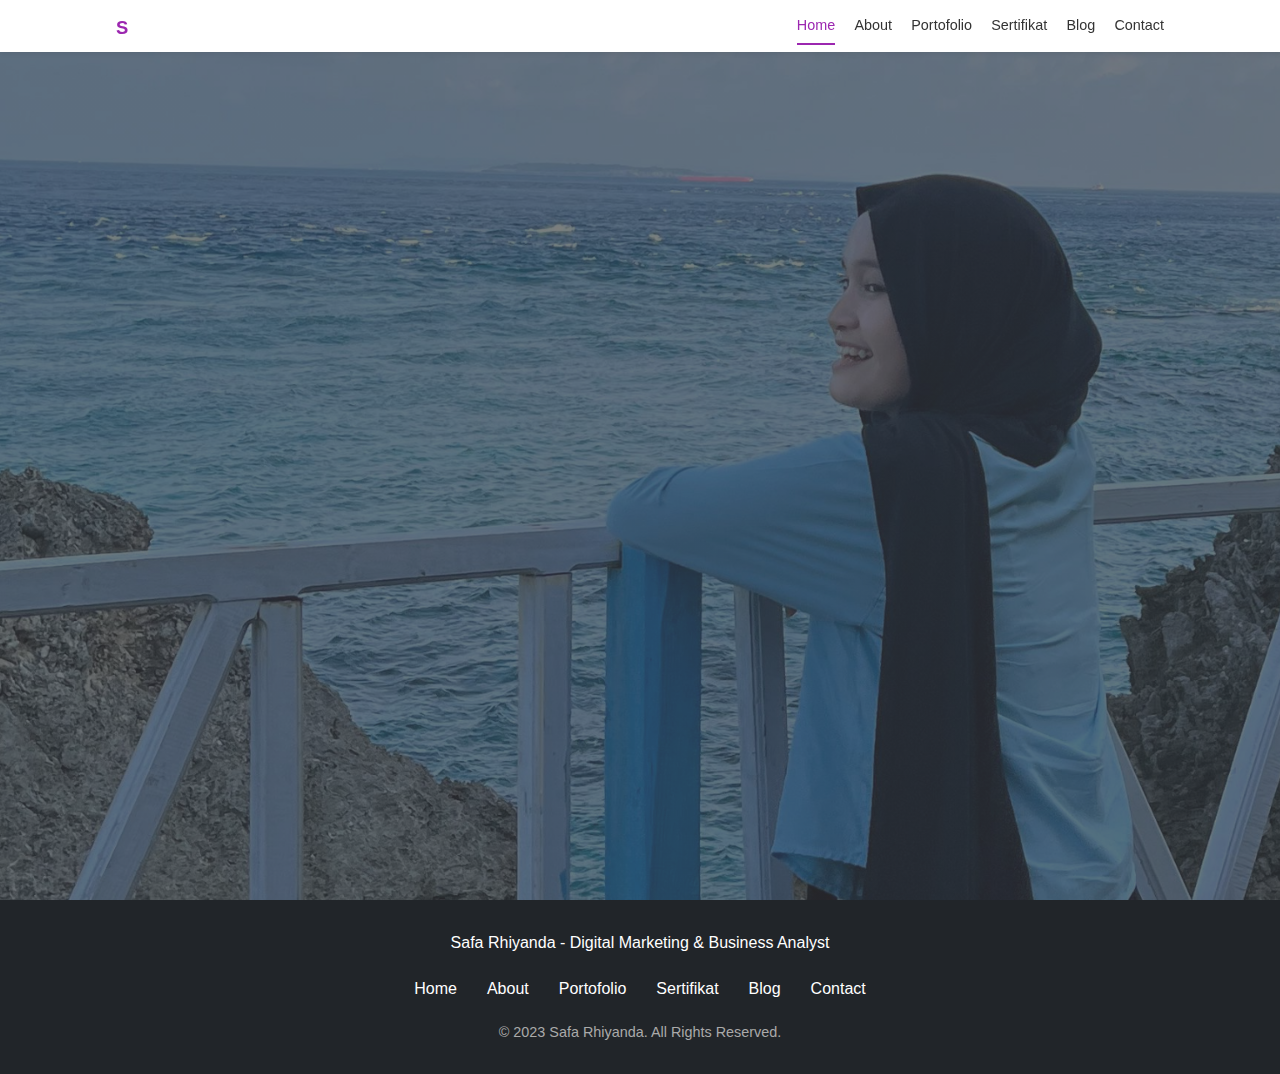
<file: index.html>
<!DOCTYPE html>
<html lang="id">
<head>
    <meta charset="UTF-8">
    <meta name="viewport" content="width=device-width, initial-scale=1.0">
    <title>Safa_Rhiyanda - Digital Marketing</title>
    <link rel="stylesheet" href="style.css">
    <link rel="shortcut icon" href="img/favicon.png" type="image/x-icon">
</head>
<body>
    <header>
        <div class="container nav-container">
            <div>
                <a href="index.html" class="logo">S</a>
                <span class="email"></span>
            </div>
            
            <div class="menu-toggle">
                <span class="bar"></span>
                <span class="bar"></span>
                <span class="bar"></span>
            </div>
            
            <nav>
                <ul>
                    <li><a href="index.html" class="active">Home</a></li>
                    <li><a href="about.html">About</a></li>
                    <li><a href="portofolio.html">Portofolio</a></li>
                    <li><a href="sertifikat.html">Sertifikat</a></li>
                    <li><a href="blog.html">Blog</a></li>
                    <li><a href="contact.html">Contact</a></li>
                </ul>
            </nav>
        </div>
    </header>
    
    <main>
        <!-- Home Section -->
        <section id="home">
            <div class="container">
                <h1>Hi!</h1>
                <h2>I'm Safa Rhiyanda</h2>
                <p>Saya seorang yang antusias dalam pemasaran digital dan memiliki semangat tinggi dalam mengembangkan bisnis. Saya senang merancang strategi dan mendorong pertumbuhan bisnis di dunia digital.</p>
                <a href="contact.html" class="btn">Say Hello!</a>
            </div>
        </section>
    </main>

    <footer>
        <div class="container">
            <div class="footer-content">
                <p>Safa Rhiyanda - Digital Marketing & Business Analyst</p>
            </div>
            <div class="footer-links">
                <a href="index.html">Home</a>
                <a href="about.html">About</a>
                <a href="portfolio.html">Portofolio</a>
                <a href="sertifikat.html">Sertifikat</a>
                <a href="blog.html">Blog</a>
                <a href="contact.html">Contact</a>
            </div>
            <div class="copyright">
                &copy; 2023 Safa Rhiyanda. All Rights Reserved.
            </div>
        </div>
    </footer>

    <!-- Font Awesome untuk icon -->
    <link rel="stylesheet" href="https://cdnjs.cloudflare.com/ajax/libs/font-awesome/6.0.0-beta3/css/all.min.css">
    
    <!-- JavaScript -->
    <script>
        // Menu toggle untuk mobile
        document.querySelector('.menu-toggle').addEventListener('click', function() {
            document.querySelector('nav ul').classList.toggle('active');
        });
    </script>
</body>
</html>
</file>
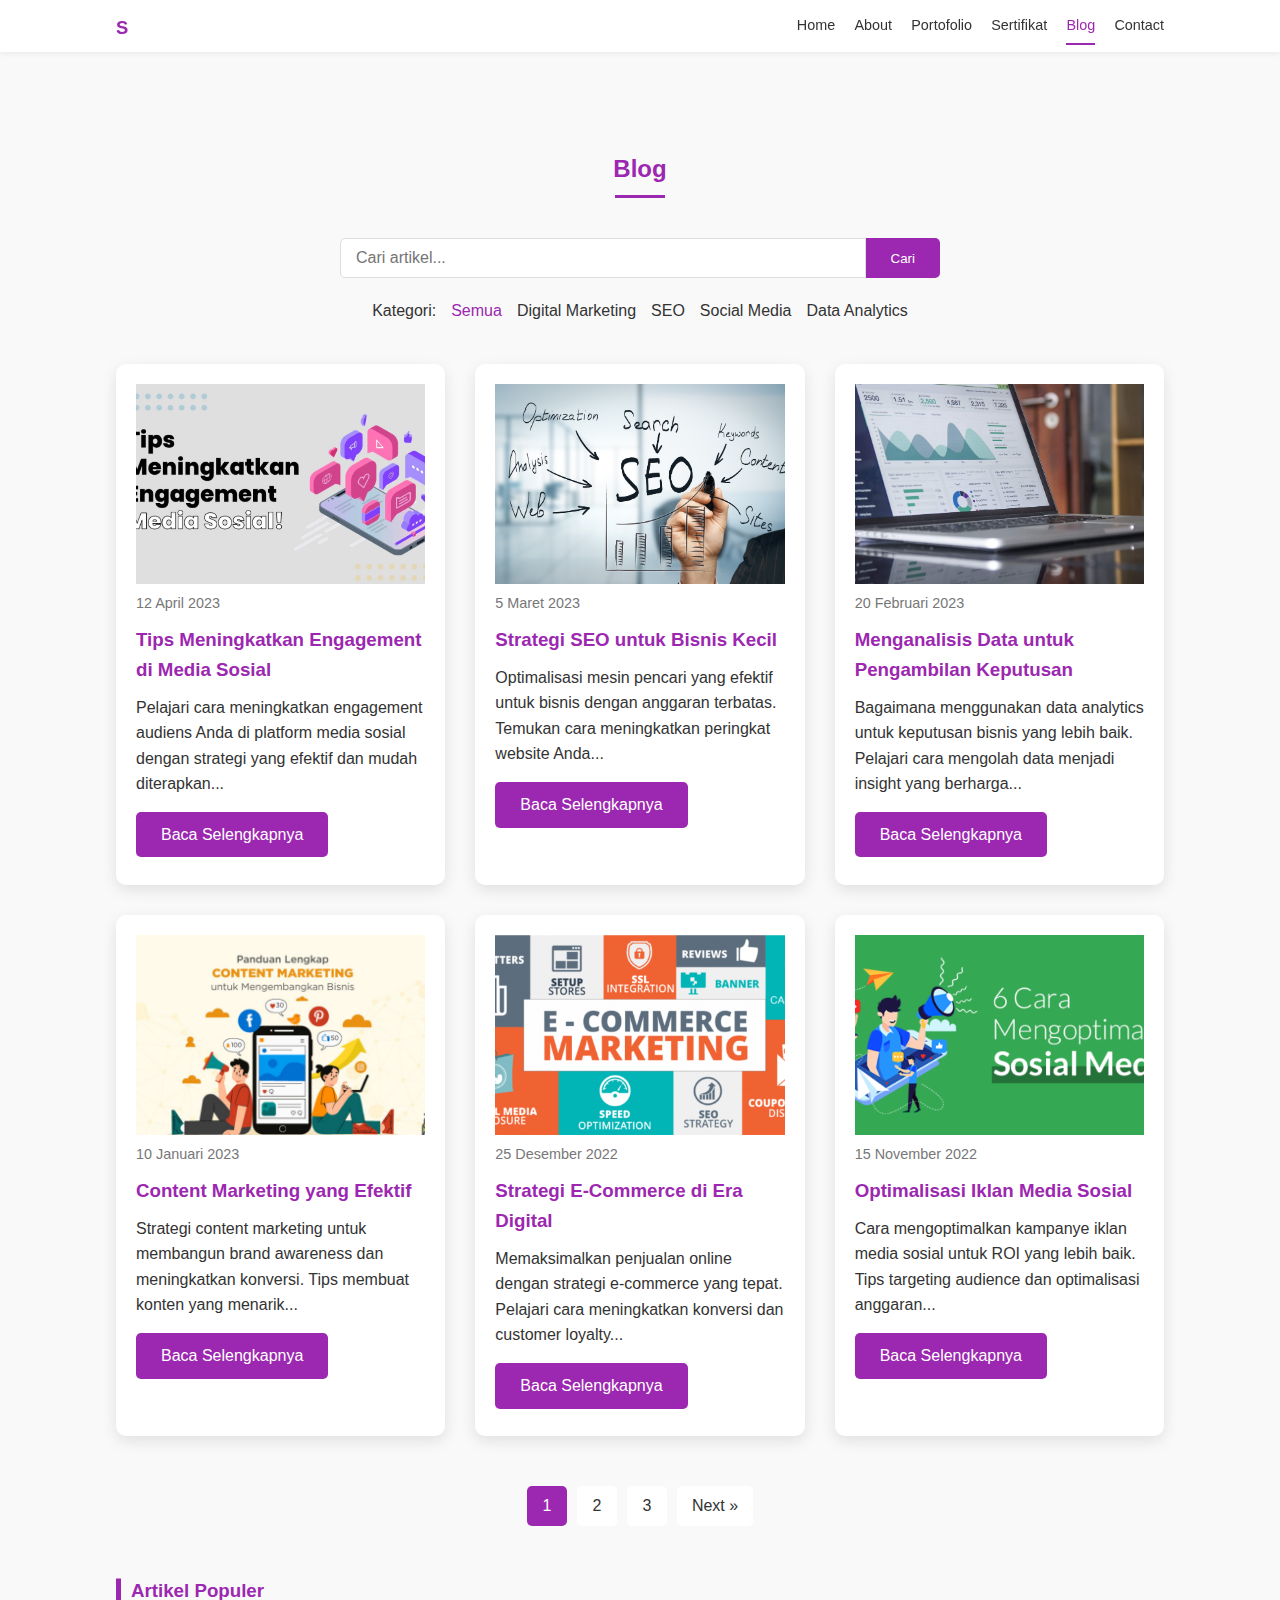
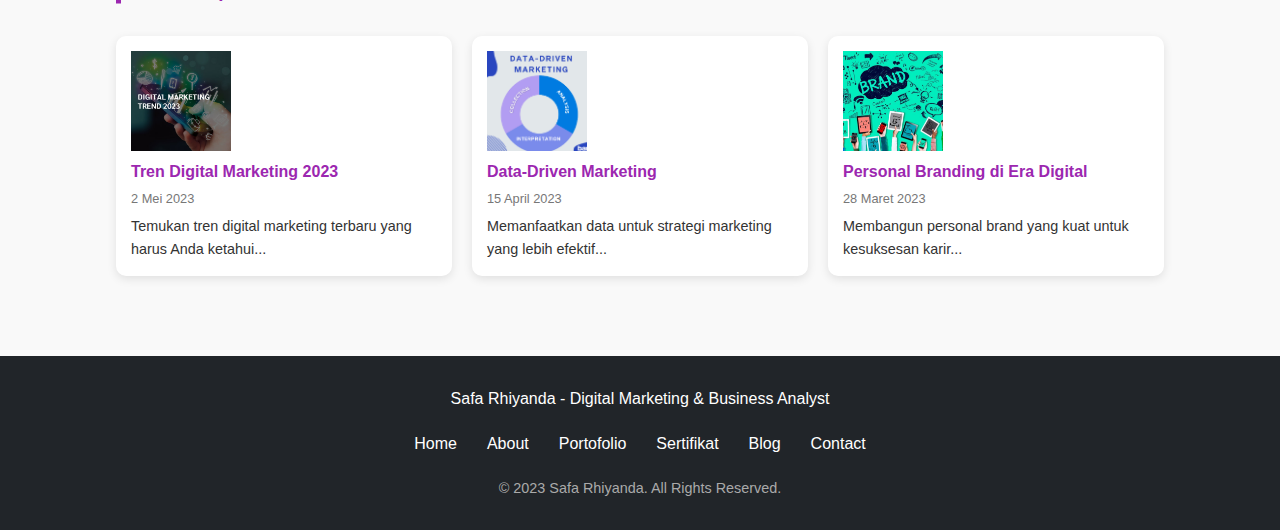
<file: blog.html>
<!DOCTYPE html>
<html lang="id">
<head>
    <meta charset="UTF-8">
    <meta name="viewport" content="width=device-width, initial-scale=1.0">
    <title>Blog - Safa_Rhiyanda</title>
    <link rel="stylesheet" href="style.css">
    <link rel="shortcut icon" href="img/favicon.png" type="image/x-icon">
</head>
<body>
    <header>
        <div class="container nav-container">
            <div>
                <a href="index.html" class="logo">S</a>
                <span class="email"></span>
            </div>
            
            <div class="menu-toggle">
                <span class="bar"></span>
                <span class="bar"></span>
                <span class="bar"></span>
            </div>
            
            <nav>
                <ul>
                    <li><a href="index.html">Home</a></li>
                    <li><a href="about.html">About</a></li>
                    <li><a href="portofolio.html">Portofolio</a></li>
                    <li><a href="sertifikat.html">Sertifikat</a></li>
                    <li><a href="blog.html" class="active">Blog</a></li>
                    <li><a href="contact.html">Contact</a></li>
                </ul>
            </nav>
        </div>
    </header>
    
    <main>
        <!-- Blog Section -->
        <section id="blog" class="page-section">
            <div class="container">
                <h2 class="section-title">Blog</h2>
                
                <div class="blog-search-container">
                    <form class="blog-search">
                        <input type="text" placeholder="Cari artikel...">
                        <button type="submit" class="btn">Cari</button>
                    </form>
                    <div class="blog-categories">
                        <span>Kategori:</span>
                        <a href="#" class="active">Semua</a>
                        <a href="#">Digital Marketing</a>
                        <a href="#">SEO</a>
                        <a href="#">Social Media</a>
                        <a href="#">Data Analytics</a>
                    </div>
                </div>
                
                <div class="blog-grid">
                    <div class="blog-item">
                        <div class="blog-content">
                            <img src="img/blog 1.png" alt="Tips Meningkatkan Engagement di Media Sosial">
                            <div class="blog-date">12 April 2023</div>
                            <h3>Tips Meningkatkan Engagement di Media Sosial</h3>
                            <p>Pelajari cara meningkatkan engagement audiens Anda di platform media sosial dengan strategi yang efektif dan mudah diterapkan...</p>
                            <a href="blog-single.html" class="btn">Baca Selengkapnya</a>
                        </div>
                    </div>
                    <div class="blog-item">
                        <div class="blog-content">
                            <img src="img/blog 2.png" alt="Strategi SEO untuk Bisnis Kecil">
                            <div class="blog-date">5 Maret 2023</div>
                            <h3>Strategi SEO untuk Bisnis Kecil</h3>
                            <p>Optimalisasi mesin pencari yang efektif untuk bisnis dengan anggaran terbatas. Temukan cara meningkatkan peringkat website Anda...</p>
                            <a href="blog-single.html" class="btn">Baca Selengkapnya</a>
                        </div>
                    </div>
                    <div class="blog-item">
                        <div class="blog-content">
                            <img src="img/blog 3.png" alt="Menganalisis Data untuk Pengambilan Keputusan">
                            <div class="blog-date">20 Februari 2023</div>
                            <h3>Menganalisis Data untuk Pengambilan Keputusan</h3>
                            <p>Bagaimana menggunakan data analytics untuk keputusan bisnis yang lebih baik. Pelajari cara mengolah data menjadi insight yang berharga...</p>
                            <a href="blog-single.html" class="btn">Baca Selengkapnya</a>
                        </div>
                    </div>
                    <div class="blog-item">
                        <div class="blog-content">
                            <img src="img/blog 4.png" alt="Content Marketing yang Efektif">
                            <div class="blog-date">10 Januari 2023</div>
                            <h3>Content Marketing yang Efektif</h3>
                            <p>Strategi content marketing untuk membangun brand awareness dan meningkatkan konversi. Tips membuat konten yang menarik...</p>
                            <a href="blog-single.html" class="btn">Baca Selengkapnya</a>
                        </div>
                    </div>
                    <div class="blog-item">
                        <div class="blog-content">
                            <img src="img/blog 5.png" alt="Strategi E-Commerce di Era Digital">
                            <div class="blog-date">25 Desember 2022</div>
                            <h3>Strategi E-Commerce di Era Digital</h3>
                            <p>Memaksimalkan penjualan online dengan strategi e-commerce yang tepat. Pelajari cara meningkatkan konversi dan customer loyalty...</p>
                            <a href="blog-single.html" class="btn">Baca Selengkapnya</a>
                        </div>
                    </div>
                    <div class="blog-item">
                        <div class="blog-content">
                            <img src="img/blog 6.png" alt="Optimalisasi Iklan Media Sosial">
                            <div class="blog-date">15 November 2022</div>
                            <h3>Optimalisasi Iklan Media Sosial</h3>
                            <p>Cara mengoptimalkan kampanye iklan media sosial untuk ROI yang lebih baik. Tips targeting audience dan optimalisasi anggaran...</p>
                            <a href="blog-single.html" class="btn">Baca Selengkapnya</a>
                        </div>
                    </div>
                </div>
                
                <div class="pagination">
                    <a href="#" class="active">1</a>
                    <a href="#">2</a>
                    <a href="#">3</a>
                    <a href="#" class="next">Next &raquo;</a>
                </div>
                
                <!-- Popular Posts -->
                <div class="popular-posts">
                    <h3 class="sub-section-title">Artikel Populer</h3>
                    <div class="popular-posts-grid">
                        <div class="popular-post">
                            <div class="popular-post-content">
                                 <img src="img/blog 7.png" alt="Tren Digital Marketing 2023">
                                <h4>Tren Digital Marketing 2023</h4>
                                <div class="popular-post-date">2 Mei 2023</div>
                                <p>Temukan tren digital marketing terbaru yang harus Anda ketahui...</p>
                            </div>
                        </div>
                        <div class="popular-post">
                            <div class="popular-post-content">
                                 <img src="img/blog 8.png" alt="Data-Driven Marketing">
                                <h4>Data-Driven Marketing</h4>
                                <div class="popular-post-date">15 April 2023</div>
                                <p>Memanfaatkan data untuk strategi marketing yang lebih efektif...</p>
                            </div>
                        </div>
                        <div class="popular-post">
                            <div class="popular-post-content">
                                 <img src="img/blog 9.png" alt="Personal Branding di Era Digital">
                                <h4>Personal Branding di Era Digital</h4>
                                <div class="popular-post-date">28 Maret 2023</div>
                                <p>Membangun personal brand yang kuat untuk kesuksesan karir...</p>
                            </div>
                        </div>
                    </div>
                </div>
            </div>
        </section>
    </main>

    <footer>
        <div class="container">
            <div class="footer-content">
                <p>Safa Rhiyanda - Digital Marketing & Business Analyst</p>
            </div>
            <div class="footer-links">
                <a href="index.html">Home</a>
                <a href="about.html">About</a>
                <a href="portfolio.html">Portofolio</a>
                <a href="sertifikat.html">Sertifikat</a>
                <a href="blog.html">Blog</a>
                <a href="contact.html">Contact</a>
            </div>
            <div class="copyright">
                &copy; 2023 Safa Rhiyanda. All Rights Reserved.
            </div>
        </div>
    </footer>

    <!-- Font Awesome untuk icon -->
    <link rel="stylesheet" href="https://cdnjs.cloudflare.com/ajax/libs/font-awesome/6.0.0-beta3/css/all.min.css">
    
    <!-- JavaScript -->
    <script>
        // Menu toggle untuk mobile
        document.querySelector('.menu-toggle').addEventListener('click', function() {
            document.querySelector('nav ul').classList.toggle('active');
        });

        // Blog category filter
        const categoryLinks = document.querySelectorAll('.blog-categories a');
        
        categoryLinks.forEach(link => {
            link.addEventListener('click', function(e) {
                e.preventDefault();
                
                // Remove active class from all links
                categoryLinks.forEach(item => item.classList.remove('active'));
                
                // Add active class to clicked link
                this.classList.add('active');
                
                // Here you would normally add filter functionality
                // For a real implementation, this would filter blog posts by category
            });
        });
    </script>
</body>
</html>
</file>
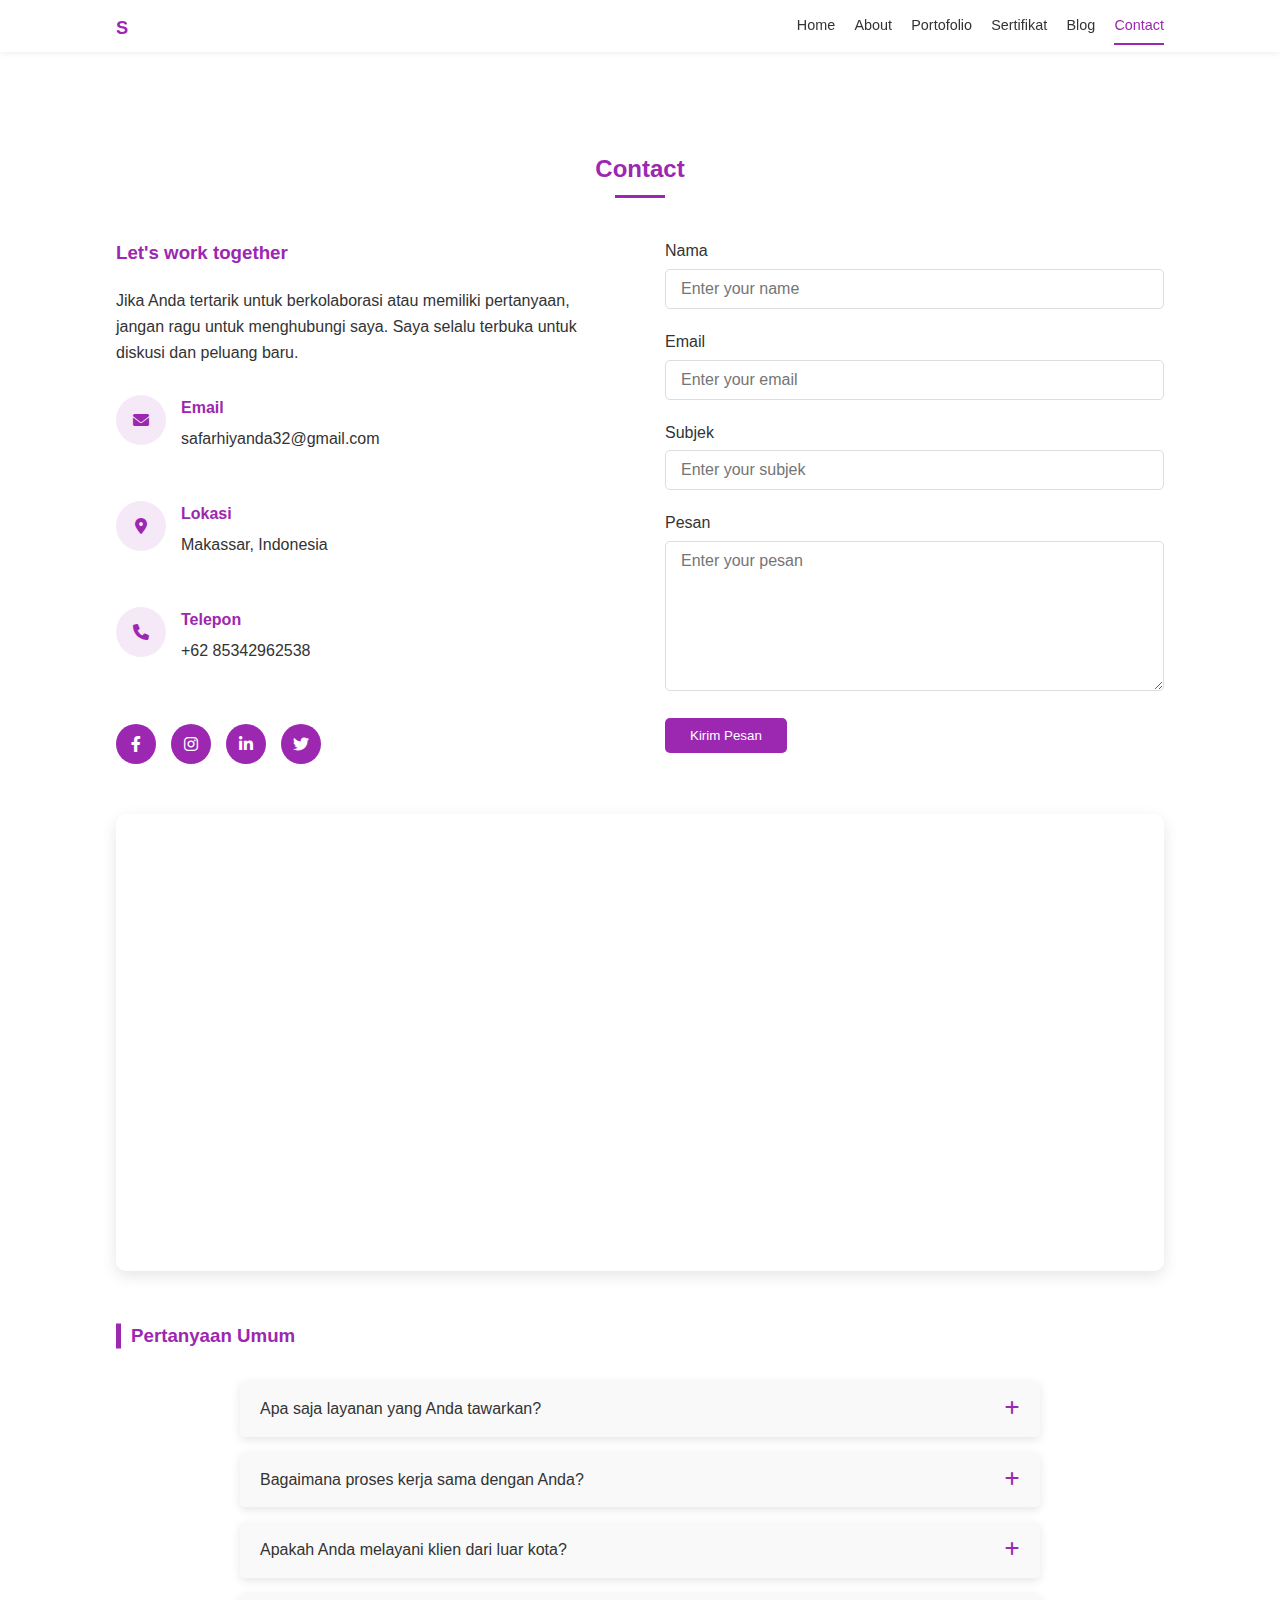
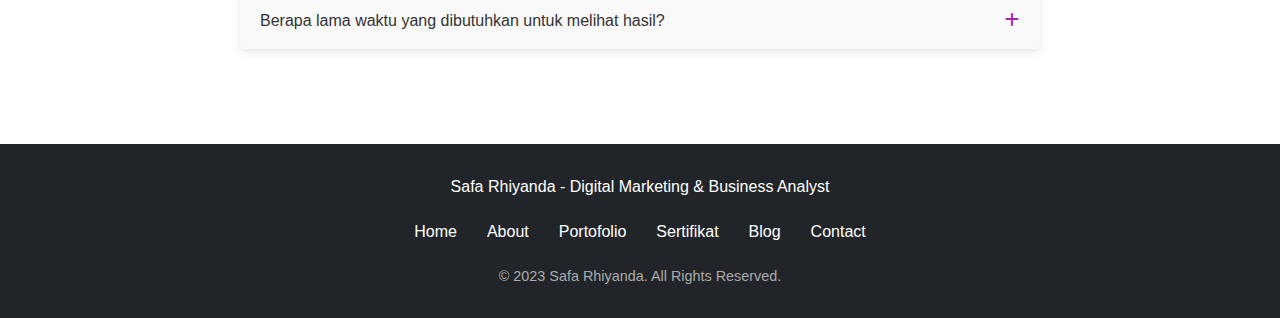
<file: contact.html>
<!DOCTYPE html>
<html lang="id">
<head>
    <meta charset="UTF-8">
    <meta name="viewport" content="width=device-width, initial-scale=1.0">
    <title>Contact - Safa_Rhiyanda</title>
    <link rel="stylesheet" href="style.css">
    <link rel="shortcut icon" href="img/favicon.png" type="image/x-icon">
</head>
<body>
    <header>
        <div class="container nav-container">
            <div>
                <a href="index.html" class="logo">S</a>
                <span class="email"></span>
            </div>
            
            <div class="menu-toggle">
                <span class="bar"></span>
                <span class="bar"></span>
                <span class="bar"></span>
            </div>
            
            <nav>
                <ul>
                    <li><a href="index.html">Home</a></li>
                    <li><a href="about.html">About</a></li>
                    <li><a href="portofolio.html">Portofolio</a></li>
                    <li><a href="sertifikat.html">Sertifikat</a></li>
                    <li><a href="blog.html">Blog</a></li>
                    <li><a href="contact.html" class="active">Contact</a></li>
                </ul>
            </nav>
        </div>
    </header>
    
    <main>
        <!-- Contact Section -->
        <section id="contact" class="page-section">
            <div class="container">
                <h2 class="section-title">Contact</h2>
                
                <div class="contact-container">
                    <div class="contact-info">
                        <h3>Let's work together</h3>
                        <p>Jika Anda tertarik untuk berkolaborasi atau memiliki pertanyaan, jangan ragu untuk menghubungi saya. Saya selalu terbuka untuk diskusi dan peluang baru.</p>
                        
                        <div class="contact-details">
                            <div class="contact-item">
                                <div class="contact-icon">
                                    <i class="fas fa-envelope"></i>
                                </div>
                                <div class="contact-text">
                                    <h4>Email</h4>
                                    <p>safarhiyanda32@gmail.com</p>
                                </div>
                            </div>
                            
                            <div class="contact-item">
                                <div class="contact-icon">
                                    <i class="fas fa-map-marker-alt"></i>
                                </div>
                                <div class="contact-text">
                                    <h4>Lokasi</h4>
                                    <p>Makassar, Indonesia</p>
                                </div>
                            </div>
                            
                            <div class="contact-item">
                                <div class="contact-icon">
                                    <i class="fas fa-phone"></i>
                                </div>
                                <div class="contact-text">
                                    <h4>Telepon</h4>
                                    <p>+62 85342962538</p>
                                </div>
                            </div>
                        </div>
                        
                        <div class="social-links">
                            <a href="#" title="Facebook"><i class="fab fa-facebook-f"></i></a>
                            <a href="#" title="Instagram"><i class="fab fa-instagram"></i></a>
                            <a href="#" title="LinkedIn"><i class="fab fa-linkedin-in"></i></a>
                            <a href="#" title="Twitter"><i class="fab fa-twitter"></i></a>
                        </div>
                    </div>
                    
                    <div class="contact-form">
                        <form>
                            <div class="form-group">
                                <label for="name">Nama</label>
                                <input type="text" id="name" name="name" placeholder="Enter your name" class="form-control" required>
                            </div>
                            <div class="form-group">
                                <label for="email">Email</label>
                                <input type="email" id="email" name="email" placeholder="Enter your email" class="form-control" required>
                            </div>
                            <div class="form-group">
                                <label for="subject">Subjek</label>
                                <input type="text" id="subjek" name="subject" placeholder="Enter your subjek" class="form-control" required>
                            </div>
                            <div class="form-group">
                                <label for="message">Pesan</label>
                                <textarea id="message" name="pesan" placeholder="Enter your pesan" class="form-control" required></textarea>
                            </div>
                            <button type="submit" class="btn">Kirim Pesan</button>
                        </form>
                    </div>
                </div>
                
                <!-- Google Maps -->
                <div class="google-map">
                    <iframe src="https://www.google.com/maps/embed?pb=!1m18!1m12!1m3!1d127505.36261955012!2d119.38959989999999!3d-5.135373899999999!2m3!1f0!2f0!3f0!3m2!1i1024!2i768!4f13.1!3m3!1m2!1s0x2dbee3281f3259f1%3A0x3f0f246621d4ed76!2sMakassar%2C%20Kota%20Makassar%2C%20Sulawesi%20Selatan!5e0!3m2!1sid!2sid!4v1647332567289!5m2!1sid!2sid" width="100%" height="450" style="border:0;" allowfullscreen="" loading="lazy"></iframe>
                </div>
                
                <!-- FAQ Section -->
                <div class="faq-section">
                    <h3 class="sub-section-title">Pertanyaan Umum</h3>
                    
                    <div class="faq-container">
                        <div class="faq-item">
                            <div class="faq-question">
                                <h4>Apa saja layanan yang Anda tawarkan?</h4>
                                <span class="faq-icon"><i class="fas fa-plus"></i></span>
                            </div>
                            <div class="faq-answer">
                                <p>Saya menawarkan layanan Digital Marketing, SEO, Social Media Management, Content Strategy, dan Business Analysis. Saya dapat membantu bisnis Anda meningkatkan presence online dan mengoptimalkan strategi digital.</p>
                            </div>
                        </div>
                        
                        <div class="faq-item">
                            <div class="faq-question">
                                <h4>Bagaimana proses kerja sama dengan Anda?</h4>
                                <span class="faq-icon"><i class="fas fa-plus"></i></span>
                            </div>
                            <div class="faq-answer">
                                <p>Proses kerja sama dimulai dengan konsultasi awal untuk memahami kebutuhan dan tujuan bisnis Anda. Kemudian saya akan menyusun proposal dengan strategi yang sesuai. Setelah disepakati, implementasi dilakukan dengan evaluasi berkala.</p>
                            </div>
                        </div>
                        
                        <div class="faq-item">
                            <div class="faq-question">
                                <h4>Apakah Anda melayani klien dari luar kota?</h4>
                                <span class="faq-icon"><i class="fas fa-plus"></i></span>
                            </div>
                            <div class="faq-answer">
                                <p>Ya, saya melayani klien dari seluruh Indonesia dan bahkan luar negeri. Komunikasi dapat dilakukan secara online melalui video call, email, atau platform komunikasi lainnya.</p>
                            </div>
                        </div>
                        
                        <div class="faq-item">
                            <div class="faq-question">
                                <h4>Berapa lama waktu yang dibutuhkan untuk melihat hasil?</h4>
                                <span class="faq-icon"><i class="fas fa-plus"></i></span>
                            </div>
                            <div class="faq-answer">
                                <p>Waktu yang dibutuhkan bervariasi tergantung pada jenis layanan dan kondisi awal bisnis Anda. Untuk kampanye iklan biasanya hasil dapat terlihat dalam beberapa hari, sedangkan untuk SEO membutuhkan waktu 3-6 bulan untuk hasil yang signifikan.</p>
                            </div>
                        </div>
                    </div>
                </div>
            </div>
        </section>
    </main>

    <footer>
        <div class="container">
            <div class="footer-content">
                <p>Safa Rhiyanda - Digital Marketing & Business Analyst</p>
            </div>
            <div class="footer-links">
                <a href="index.html">Home</a>
                <a href="about.html">About</a>
                <a href="portfolio.html">Portofolio</a>
                <a href="sertifikat.html">Sertifikat</a>
                <a href="blog.html">Blog</a>
                <a href="contact.html">Contact</a>
            </div>
            <div class="copyright">
                &copy; 2023 Safa Rhiyanda. All Rights Reserved.
            </div>
        </div>
    </footer>

    <!-- Font Awesome untuk icon -->
    <link rel="stylesheet" href="https://cdnjs.cloudflare.com/ajax/libs/font-awesome/6.0.0-beta3/css/all.min.css">
    
    <!-- JavaScript -->
    <script>
        // Menu toggle untuk mobile
        document.querySelector('.menu-toggle').addEventListener('click', function() {
            document.querySelector('nav ul').classList.toggle('active');
        });

        // FAQ Toggle
        const faqItems = document.querySelectorAll('.faq-item');
        
        faqItems.forEach(item => {
            const question = item.querySelector('.faq-question');
            
            question.addEventListener('click', () => {
                // Close other FAQ items
                faqItems.forEach(faqItem => {
                    if (faqItem !== item) {
                        faqItem.classList.remove('active');
                    }
                });
                
                // Toggle current FAQ item
                item.classList.toggle('active');
                
                // Change icon
                const icon = item.querySelector('.faq-icon i');
                
                if (item.classList.contains('active')) {
                    icon.classList.remove('fa-plus');
                    icon.classList.add('fa-minus');
                } else {
                    icon.classList.remove('fa-minus');
                    icon.classList.add('fa-plus');
                }
            });
        });
    </script>
</body>
</html>
</file>
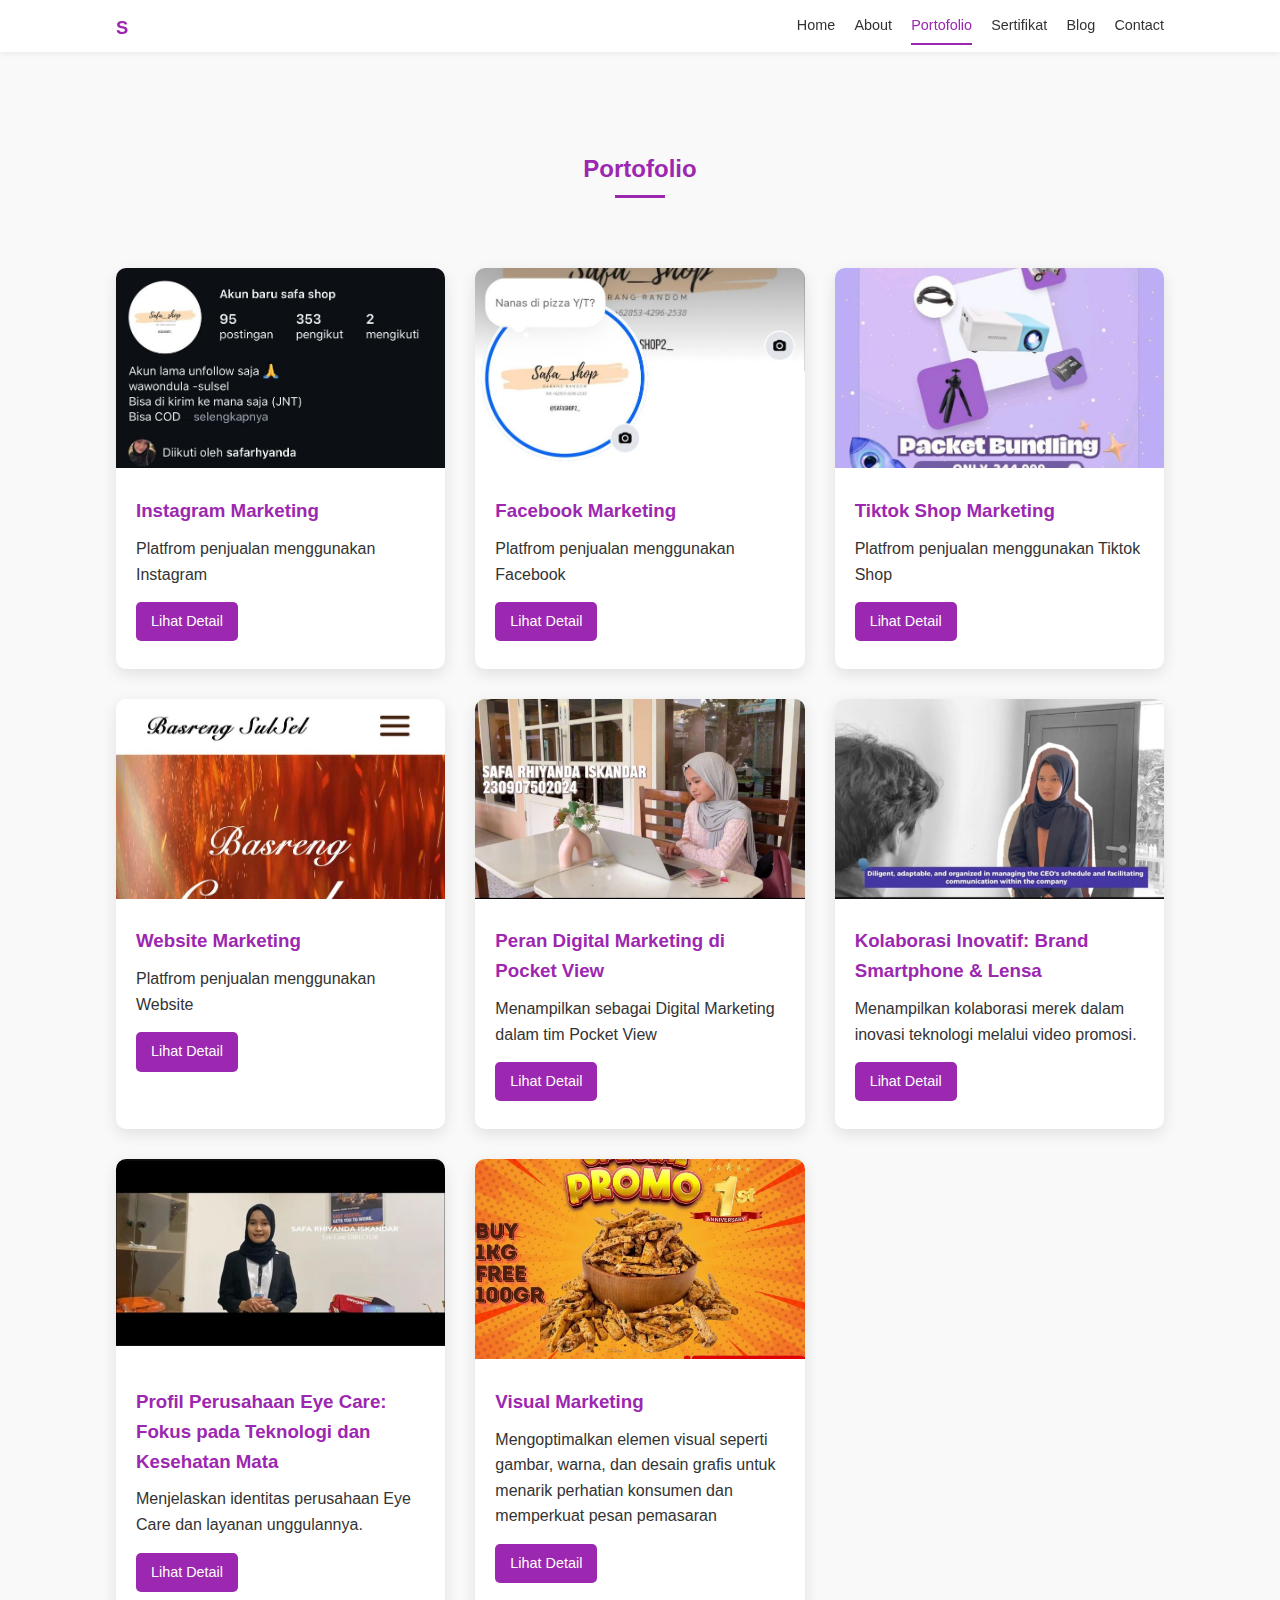
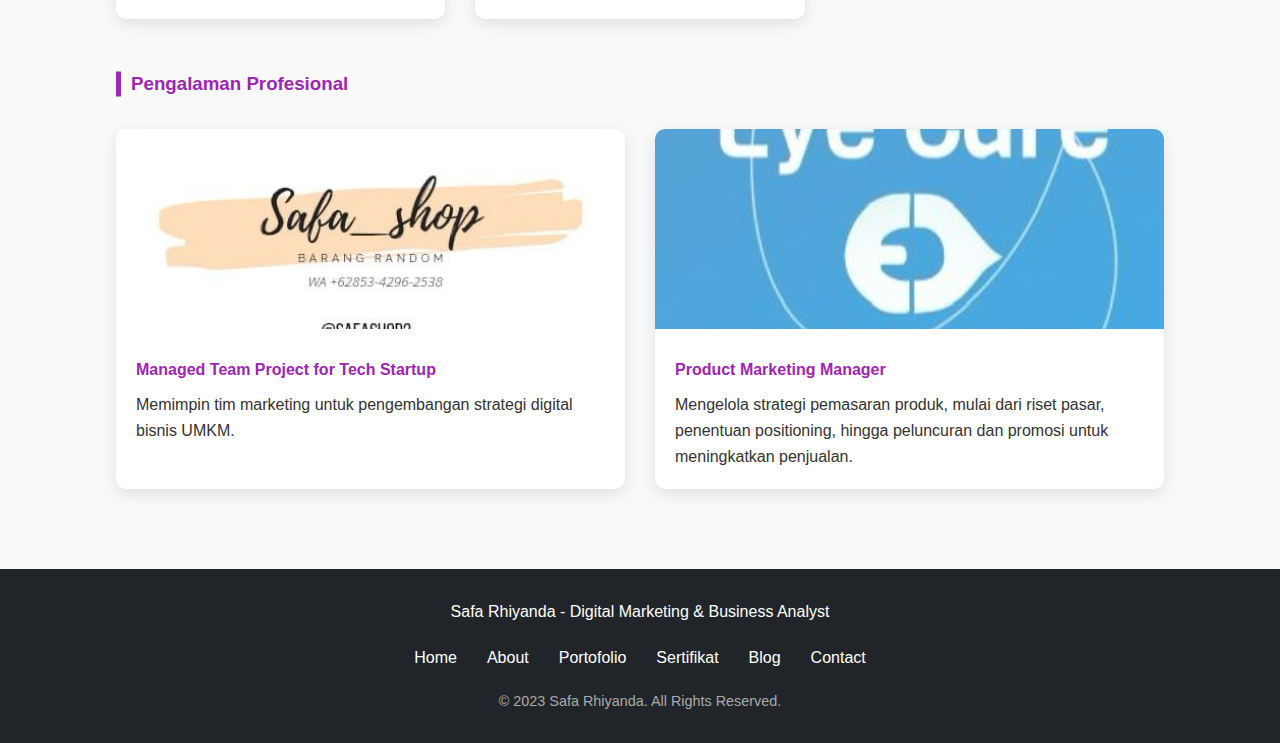
<file: portofolio.html>
<!DOCTYPE html>
<html lang="id">
<head>
    <meta charset="UTF-8">
    <meta name="viewport" content="width=device-width, initial-scale=1.0">
    <title>Portfolio - Safa_Rhiyanda</title>
    <link rel="stylesheet" href="style.css">
    <link rel="shortcut icon" href="img/favicon.png" type="image/x-icon">
</head>
<body>
    <header>
        <div class="container nav-container">
            <div>
                <a href="index.html" class="logo">S</a>
                <span class="email"></span>
            </div>
            
            <div class="menu-toggle">
                <span class="bar"></span>
                <span class="bar"></span>
                <span class="bar"></span>
            </div>
            
            <nav>
                <ul>
                    <li><a href="index.html">Home</a></li>
                    <li><a href="about.html">About</a></li>
                    <li><a href="portofolio.html" class="active">Portofolio</a></li>
                    <li><a href="sertifikat.html">Sertifikat</a></li>
                    <li><a href="blog.html">Blog</a></li>
                    <li><a href="contact.html">Contact</a></li>
                </ul>
            </nav>
        </div>
    </header>
    
    <main>
        <!-- Portfolio Section -->
        <section id="portfolio" class="page-section">
            <div class="container">
                <h2 class="section-title">Portofolio</h2>
                <div class="portfolio-filter">
                </div>
                <div class="portfolio-grid">
                    <div class="portfolio-item" data-category="web">
                        <img src="img/web 1.jpg" alt="Project 1">
                        <div class="portfolio-item-info">
                            <h3>Instagram Marketing</h3>
                            <p>Platfrom penjualan menggunakan Instagram</p>
                            <a href="#" class="btn btn-sm">Lihat Detail</a>
                        </div>
                    </div>
                    <div class="portfolio-item" data-category="marketing">
                        <img src="img/web 2.jpg" alt="Project 2">
                        <div class="portfolio-item-info">
                            <h3>Facebook Marketing</h3>
                            <p>Platfrom penjualan menggunakan Facebook</p>
                            <a href="#" class="btn btn-sm">Lihat Detail</a>
                        </div>
                    </div>
                    <div class="portfolio-item" data-category="branding">
                        <img src="img/web 3.jpg" alt="Project 3">
                        <div class="portfolio-item-info">
                            <h3>Tiktok Shop Marketing</h3>
                            <p>Platfrom penjualan menggunakan Tiktok Shop</p>
                            <a href="#" class="btn btn-sm">Lihat Detail</a>
                        </div>
                    </div>
                    <div class="portfolio-item" data-category="web">
                        <img src="img/web 4.jpg" alt="Project 4">
                        <div class="portfolio-item-info">
                            <h3>Website Marketing</h3>
                            <p>Platfrom penjualan menggunakan Website</p>
                            <a href="#" class="btn btn-sm">Lihat Detail</a>
                        </div>
                    </div>
                    
                    <!-- Tambahan portfolio items -->
                    <div class="portfolio-item" data-category="marketing">
                        <img src="img/vid 2.jpg" alt="Project 5">
                        <div class="portfolio-item-info">
                            <h3> Peran Digital Marketing di Pocket View</h3>
                            <p>Menampilkan sebagai Digital Marketing dalam tim Pocket View</p>
                            <a href="#" class="btn btn-sm">Lihat Detail</a>
                        </div>
                    </div>
                    <div class="portfolio-item" data-category="branding">
                        <img src="img/vid 3.jpg" alt="Project 6">
                        <div class="portfolio-item-info">
                            <h3>Kolaborasi Inovatif: Brand Smartphone & Lensa</h3>
                            <p>Menampilkan kolaborasi merek dalam inovasi teknologi melalui video promosi.</p>
                            <a href="#" class="btn btn-sm">Lihat Detail</a>
                        </div>
                    </div>
                    <div class="portfolio-item" data-category="web">
                        <img src="img/vid 1.jpg" alt="Project 7">
                        <div class="portfolio-item-info">
                            <h3>Profil Perusahaan Eye Care: Fokus pada Teknologi dan Kesehatan Mata</h3>
                            <p>Menjelaskan identitas perusahaan Eye Care dan layanan unggulannya.</p>
                            <a href="#" class="btn btn-sm">Lihat Detail</a>
                        </div>
                    </div>
                    <div class="portfolio-item" data-category="marketing">
                        <img src="img/digital_marketing 2.jpg" alt="Project 8">
                        <div class="portfolio-item-info">
                            <h3>Visual Marketing</h3>
                            <p>Mengoptimalkan elemen visual seperti gambar, warna, dan desain grafis untuk menarik perhatian konsumen dan memperkuat pesan pemasaran</p>
                            <a href="#" class="btn btn-sm">Lihat Detail</a>
                        </div>
                    </div>
                </div>
                
                <!-- Pengalaman Profesional -->
                <div class="professional-experience">
                    <h3 class="sub-section-title">Pengalaman Profesional</h3>
                    <div class="experience-grid">
                        <div class="experience-item">
                            <img src="img/Profesional 1.jpg" alt="Professional Experience 1">
                            <div class="experience-content">
                                <h4>Managed Team Project for Tech Startup</h4>
                                <p>Memimpin tim marketing untuk pengembangan strategi digital bisnis UMKM.</p>
                            </div>
                        </div>
                        <div class="experience-item">
                            <img src="img/profesional 2.jpg" alt="Professional Experience 2">
                            <div class="experience-content">
                                <h4>Product Marketing Manager</h4>
                                <p>Mengelola strategi pemasaran produk, mulai dari riset pasar, penentuan positioning, hingga peluncuran dan promosi untuk meningkatkan penjualan.</p>
                            </div>
                        </div>
                    </div>
                </div>
            </div>
        </section>
    </main>

    <footer>
        <div class="container">
            <div class="footer-content">
                <p>Safa Rhiyanda - Digital Marketing & Business Analyst</p>
            </div>
            <div class="footer-links">
                <a href="index.html">Home</a>
                <a href="about.html">About</a>
                <a href="portfolio.html">Portofolio</a>
                <a href="sertifikat.html">Sertifikat</a>
                <a href="blog.html">Blog</a>
                <a href="contact.html">Contact</a>
            </div>
            <div class="copyright">
                &copy; 2023 Safa Rhiyanda. All Rights Reserved.
            </div>
        </div>
    </footer>

    <!-- Font Awesome untuk icon -->
    <link rel="stylesheet" href="https://cdnjs.cloudflare.com/ajax/libs/font-awesome/6.0.0-beta3/css/all.min.css">
    
    <!-- JavaScript -->
    <script>
        // Menu toggle untuk mobile
        document.querySelector('.menu-toggle').addEventListener('click', function() {
            document.querySelector('nav ul').classList.toggle('active');
        });

        // Portfolio filtering
        const filterButtons = document.querySelectorAll('.portfolio-filter button');
        const portfolioItems = document.querySelectorAll('.portfolio-item');

        filterButtons.forEach(button => {
            button.addEventListener('click', () => {
                // Remove active class from all buttons
                filterButtons.forEach(btn => btn.classList.remove('active'));
                
                // Add active class to clicked button
                button.classList.add('active');
                
                const filterValue = button.getAttribute('data-filter');
                
                portfolioItems.forEach(item => {
                    if (filterValue === 'all' || item.getAttribute('data-category') === filterValue) {
                        item.style.display = 'block';
                    } else {
                        item.style.display = 'none';
                    }
                });
            });
        });
    </script>
</body>
</html>
</file>
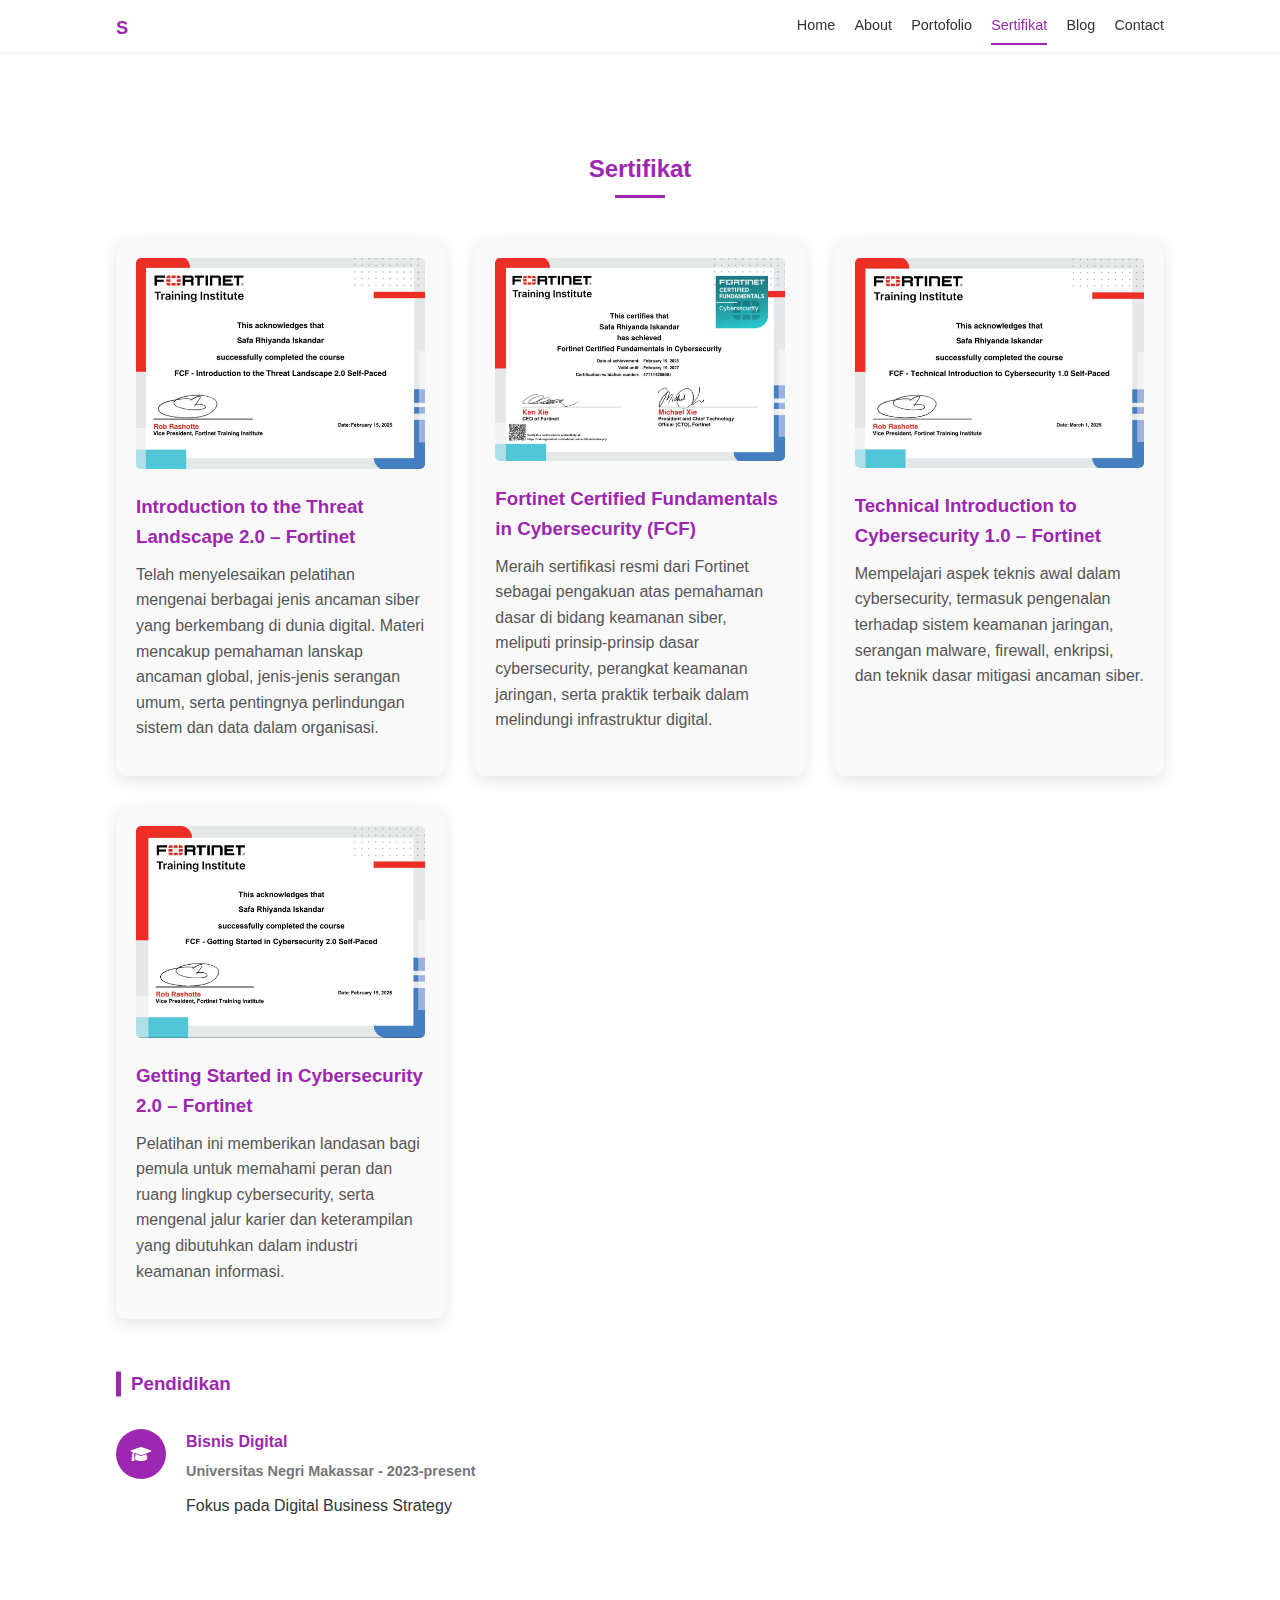
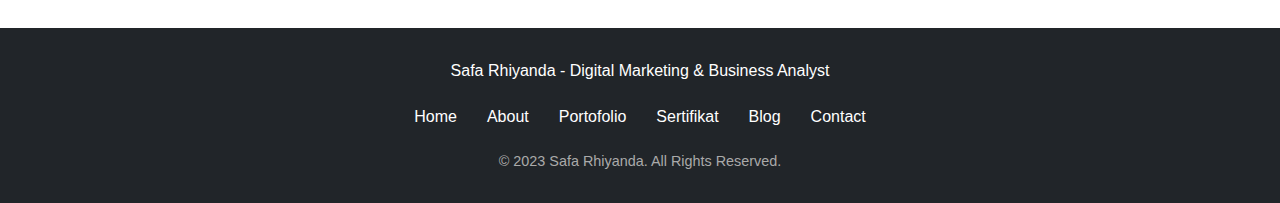
<file: sertifikat.html>
<!DOCTYPE html>
<html lang="id">
<head>
    <meta charset="UTF-8">
    <meta name="viewport" content="width=device-width, initial-scale=1.0">
    <title>Sertifikat - Safa_Rhiyanda</title>
    <link rel="stylesheet" href="style.css">
    <link rel="shortcut icon" href="img/favicon.png" type="image/x-icon">
</head>
<body>
    <header>
        <div class="container nav-container">
            <div>
                <a href="index.html" class="logo">S</a>
                <span class="email"></span>
            </div>
            
            <div class="menu-toggle">
                <span class="bar"></span>
                <span class="bar"></span>
                <span class="bar"></span>
            </div>
            
            <nav>
                <ul>
                    <li><a href="index.html">Home</a></li>
                    <li><a href="about.html">About</a></li>
                    <li><a href="portofolio.html">Portofolio</a></li>
                    <li><a href="sertifikat.html" class="active">Sertifikat</a></li>
                    <li><a href="blog.html">Blog</a></li>
                    <li><a href="contact.html">Contact</a></li>
                </ul>
            </nav>
        </div>
    </header>
    
    <main>
        <!-- Sertifikat Section -->
        <section id="sertifikat" class="page-section">
            <div class="container">
                <h2 class="section-title">Sertifikat</h2>
                
                <div class="sertifikat-grid">
                    <div class="sertifikat-item" data-category="marketing">
                        <img src="img/ser 2.jpg" alt="Sertifikat 1">
                        <h3>Introduction to the Threat Landscape 2.0 – Fortinet</h3>
                        <p></p>
                        <p class="sertifikat-description">Telah menyelesaikan pelatihan mengenai berbagai jenis ancaman siber yang berkembang di dunia digital. Materi mencakup pemahaman lanskap ancaman global, jenis-jenis serangan umum, serta pentingnya perlindungan sistem dan data dalam organisasi.</p>
                    </div>
                    <div class="sertifikat-item" data-category="marketing">
                        <img src="img/ser 4.jpg" alt="Sertifikat 2">
                        <h3>Fortinet Certified Fundamentals in Cybersecurity (FCF)</h3>
                        <p></p>
                        <p class="sertifikat-description">Meraih sertifikasi resmi dari Fortinet sebagai pengakuan atas pemahaman dasar di bidang keamanan siber, meliputi prinsip-prinsip dasar cybersecurity, perangkat keamanan jaringan, serta praktik terbaik dalam melindungi infrastruktur digital.</p>
                    </div>
                    <div class="sertifikat-item" data-category="marketing">
                        <img src="img/ser 3.jpg" alt="Sertifikat 3">
                        <h3>Technical Introduction to Cybersecurity 1.0 – Fortinet</h3>
                        <p></p>
                        <p class="sertifikat-description">Mempelajari aspek teknis awal dalam cybersecurity, termasuk pengenalan terhadap sistem keamanan jaringan, serangan malware, firewall, enkripsi, dan teknik dasar mitigasi ancaman siber.</p>
                    </div>
                    <div class="sertifikat-item" data-category="analytics">
                        <img src="img/ser 1.jpg" alt="Sertifikat 4">
                        <h3>Getting Started in Cybersecurity 2.0 – Fortinet</h3>
                        <p></p>
                        <p class="sertifikat-description">Pelatihan ini memberikan landasan bagi pemula untuk memahami peran dan ruang lingkup cybersecurity, serta mengenal jalur karier dan keterampilan yang dibutuhkan dalam industri keamanan informasi.</p>
                    </div>
                </div>
                
                <!-- Education Section -->
                <div class="education-section">
                    <h3 class="sub-section-title">Pendidikan</h3>
                    <div class="education-timeline">
                        <div class="education-item">
                            <div class="education-icon">
                                <i class="fas fa-graduation-cap"></i>
                            </div>
                            <div class="education-content">
                                <h4>Bisnis Digital</h4>
                                <h5>Universitas Negri Makassar - 2023-present</h5>
                                <p>Fokus pada Digital Business Strategy</p>
                            </div>
                        </div>
                    </div>
                </div>
            </div>
        </section>
    </main>

    <footer>
        <div class="container">
            <div class="footer-content">
                <p>Safa Rhiyanda - Digital Marketing & Business Analyst</p>
            </div>
            <div class="footer-links">
                <a href="index.html">Home</a>
                <a href="about.html">About</a>
                <a href="portfolio.html">Portofolio</a>
                <a href="sertifikat.html">Sertifikat</a>
                <a href="blog.html">Blog</a>
                <a href="contact.html">Contact</a>
            </div>
            <div class="copyright">
                &copy; 2023 Safa Rhiyanda. All Rights Reserved.
            </div>
        </div>
    </footer>

    <!-- Font Awesome untuk icon -->
    <link rel="stylesheet" href="https://cdnjs.cloudflare.com/ajax/libs/font-awesome/6.0.0-beta3/css/all.min.css">
    
    <!-- JavaScript -->
    <script>
        // Menu toggle untuk mobile
        document.querySelector('.menu-toggle').addEventListener('click', function() {
            document.querySelector('nav ul').classList.toggle('active');
        });

        // Sertifikat filtering
        const filterButtons = document.querySelectorAll('.sertifikat-filter button');
        const sertifikatItems = document.querySelectorAll('.sertifikat-item');

        filterButtons.forEach(button => {
            button.addEventListener('click', () => {
                // Remove active class from all buttons
                filterButtons.forEach(btn => btn.classList.remove('active'));
                
                // Add active class to clicked button
                button.classList.add('active');
                
                const filterValue = button.getAttribute('data-filter');
                
                sertifikatItems.forEach(item => {
                    if (filterValue === 'all' || item.getAttribute('data-category') === filterValue) {
                        item.style.display = 'block';
                    } else {
                        item.style.display = 'none';
                    }
                });
            });
        });
    </script>
</body>
</html>
</file>
<file: style.css>
/* Reset dan variabel */
:root {
    --primary-color: #9c27b0;
    --secondary-color: #7b1fa2;
    --accent-color: #e040fb;
    --text-color: #333;
    --light-color: #f8f9fa;
    --dark-color: #212529;
    --section-padding: 80px 0;
}

* {
    margin: 0;
    padding: 0;
    box-sizing: border-box;
    font-family: 'Segoe UI', Tahoma, Geneva, Verdana, sans-serif;
}

body {
    color: var(--text-color);
    background-color: var(--light-color);
    line-height: 1.6;
}

.container {
    width: 85%;
    max-width: 1200px;
    margin: 0 auto;
    padding: 0 20px;
}

/* Header dan Navigasi - Optimized */
header {
    background-color: white;
    box-shadow: 0 1px 6px rgba(0, 0, 0, 0.08);
    padding: 0.6rem 0;  /* Reduced padding for less height */
    position: fixed;
    width: 100%;
    top: 0;
    z-index: 1000;
}

.nav-container {
    display: flex;
    justify-content: space-between;
    align-items: center;
    height: auto;  /* Allow natural height */
    max-height: 60px;  /* Maximum height constraint */
}

.logo {
    font-size: 1.25rem;  /* Slightly smaller logo text */
    font-weight: bold;
    color: var(--primary-color);
    text-decoration: none;
}

.email {
    font-size: 0.8rem;  /* Smaller email text */
    color: var(--text-color);
    margin-top: -3px;  /* Reduced margin */
    display: block;
}

nav ul {
    display: flex;
    list-style: none;
    align-items: center;  /* Center align the items */
    height: 100%;
}

nav ul li {
    margin-left: 1.5rem;  /* Slightly reduced margin */
    height: 100%;  /* Full height of nav */
    display: flex;
    align-items: center;
}

nav ul li a {
    text-decoration: none;
    color: var(--text-color);
    font-weight: 500;
    font-size: 0.9rem;  /* Smaller font size */
    transition: color 0.3s;
    position: relative;
    padding: 0.3rem 0;  /* Add some vertical padding */
}

nav ul li a:hover, nav ul li a.active {
    color: var(--primary-color);
}

nav ul li a::after {
    content: '';
    position: absolute;
    width: 0;
    height: 2px;
    background-color: var(--primary-color);
    bottom: -3px;  /* Moved slightly closer to text */
    left: 0;
    transition: width 0.3s;
}

nav ul li a:hover::after, nav ul li a.active::after {
    width: 100%;
}

/* Adjust responsive behavior for laptops */
@media (min-width: 992px) and (max-width: 1440px) {
    .nav-container {
        max-height: 50px;  /* Slightly smaller for mid-size laptops */
    }
    
    .logo {
        font-size: 1.15rem;
    }
    
    nav ul li {
        margin-left: 1.2rem;
    }
}

/* Additional adjustment for smaller laptops */
@media (min-width: 769px) and (max-width: 991px) {
    .nav-container {
        max-height: 45px;
    }
    
    .logo {
        font-size: 1.1rem;
    }
    
    .email {
        font-size: 0.75rem;
    }
    
    nav ul li {
        margin-left: 1rem;
    }
    
    nav ul li a {
        font-size: 0.85rem;
    }
}

/* Menu toggle untuk mobile */
.menu-toggle {
    display: none;
    flex-direction: column;
    cursor: pointer;
}

.bar {
    width: 25px;
    height: 3px;
    background-color: var(--text-color);
    margin: 3px 0;
    transition: 0.4s;
}

/* Section umum */
section {
    padding: var(--section-padding);
}

.page-section {
    padding-top: 150px;
}

.section-title {
    text-align: center;
    margin-bottom: 50px;
    color: var(--primary-color);
    position: relative;
}

.section-title::after {
    content: '';
    position: absolute;
    width: 50px;
    height: 3px;
    background-color: var(--primary-color);
    bottom: -10px;
    left: 50%;
    transform: translateX(-50%);
}

.sub-section-title {
    color: var(--primary-color);
    margin: 50px 0 30px;
    position: relative;
    padding-left: 15px;
}

.sub-section-title::before {
    content: '';
    position: absolute;
    width: 5px;
    height: 25px;
    background-color: var(--primary-color);
    left: 0;
    top: 50%;
    transform: translateY(-50%);
}

.btn {
    display: inline-block;
    background-color: var(--primary-color);
    color: white;
    padding: 10px 25px;
    border-radius: 5px;
    text-decoration: none;
    font-weight: 500;
    transition: background-color 0.3s;
    border: none;
    cursor: pointer;
}

.btn:hover {
    background-color: var(--secondary-color);
}

.btn-sm {
    padding: 8px 15px;
    font-size: 0.9rem;
}

/* Home Section */
#home {
    padding-top: 150px;
    padding-bottom: 100px;
    background-image: linear-gradient(rgba(0, 0, 0, 0.5), rgba(0, 0, 0, 0.5)), url('img/foto\ wix.png');
    background-size: cover;
    background-position: center;
    color: white;
    text-align: center;
    position: relative;
    min-height: 100vh;
    display: flex;
    align-items: center;
    justify-content: center;
}

#home h1 {
    font-size: 3.5rem;
    margin-bottom: 1rem;
}

#home h2 {
    font-size: 2rem;
    margin-bottom: 2rem;
}

#home p {
    font-size: 1.2rem;
    margin-bottom: 2rem;
    max-width: 700px;
    margin-left: auto;
    margin-right: auto;
}

/* About Section */
#about {
    background-color: white;
}

.about-content {
    display: flex;
    align-items: center;
    gap: 50px;
    margin-bottom: 50px;
}

.about-img {
    flex: 1;
}

.about-img img {
    width: 100%;
    border-radius: 10px;
    box-shadow: 0 5px 15px rgba(0, 0, 0, 0.1);
}

.about-text {
    flex: 1;
}

.about-text h3 {
    color: var(--primary-color);
    margin-bottom: 20px;
}

.about-text p {
    margin-bottom: 15px;
}

/* Skills Section */
.skills-container {
    margin-top: 30px;
}

.skill-item {
    margin-bottom: 20px;
}

.skill-name {
    margin-bottom: 10px;
    font-weight: 500;
}

.skill-bar {
    height: 10px;
    background-color: #e0e0e0;
    border-radius: 5px;
    overflow: hidden;
}

.skill-progress {
    height: 100%;
    background-color: var(--primary-color);
    border-radius: 5px;
}

/* Experience Timeline */
.timeline {
    position: relative;
    max-width: 800px;
    margin: 0 auto;
}

.timeline::before {
    content: '';
    position: absolute;
    width: 2px;
    background-color: #ddd;
    top: 0;
    bottom: 0;
    left: 20px;
}

.timeline-item {
    padding-left: 50px;
    position: relative;
    margin-bottom: 30px;
}

.timeline-dot {
    width: 15px;
    height: 15px;
    background-color: var(--primary-color);
    border-radius: 50%;
    position: absolute;
    left: 13.5px;
    top: 15px;
}

.timeline-content {
    background-color: #f9f9f9;
    padding: 20px;
    border-radius: 5px;
    box-shadow: 0 3px 10px rgba(0, 0, 0, 0.1);
}

.timeline-content h4 {
    color: var(--primary-color);
    margin-bottom: 5px;
}

.timeline-content h5 {
    color: #777;
    font-size: 0.9rem;
    margin-bottom: 10px;
}

/* Portfolio Section */
#portfolio {
    background-color: #f9f9f9;
}

.portfolio-filter {
    display: flex;
    justify-content: center;
    margin-bottom: 30px;
    flex-wrap: wrap;
}

.portfolio-filter button {
    background: none;
    border: none;
    padding: 10px 20px;
    margin: 5px;
    cursor: pointer;
    font-weight: 500;
    transition: color 0.3s;
}

.portfolio-filter button.active, .portfolio-filter button:hover {
    color: var(--primary-color);
}

.portfolio-grid {
    display: grid;
    grid-template-columns: repeat(auto-fill, minmax(280px, 1fr));
    gap: 30px;
    margin-bottom: 50px;
}

.portfolio-item {
    border-radius: 10px;
    overflow: hidden;
    box-shadow: 0 5px 15px rgba(0, 0, 0, 0.1);
    transition: transform 0.3s;
    background-color: white;
}

.portfolio-item:hover {
    transform: translateY(-10px);
}

.portfolio-item img {
    width: 100%;
    height: 200px;
    object-fit: cover;
}

.portfolio-item-info {
    padding: 20px;
}

.portfolio-item-info h3 {
    margin-bottom: 10px;
    color: var(--primary-color);
}

.portfolio-item-info p {
    margin-bottom: 15px;
}

/* Experience Grid */
.experience-grid {
    display: grid;
    grid-template-columns: repeat(auto-fill, minmax(350px, 1fr));
    gap: 30px;
}

.experience-item {
    background-color: white;
    border-radius: 10px;
    overflow: hidden;
    box-shadow: 0 5px 15px rgba(0, 0, 0, 0.1);
}

.experience-item img {
    width: 100%;
    height: 200px;
    object-fit: cover;
}

.experience-content {
    padding: 20px;
}

.experience-content h4 {
    color: var(--primary-color);
    margin-bottom: 10px;
}

/* Sertifikat Section */
#sertifikat {
    background-color: white;
}

.sertifikat-filter {
    display: flex;
    justify-content: center;
    margin-bottom: 30px;
    flex-wrap: wrap;
}

.sertifikat-filter button {
    background: none;
    border: none;
    padding: 10px 20px;
    margin: 5px;
    cursor: pointer;
    font-weight: 500;
    transition: color 0.3s;
}

.sertifikat-filter button.active, .sertifikat-filter button:hover {
    color: var(--primary-color);
}

.sertifikat-grid {
    display: grid;
    grid-template-columns: repeat(auto-fill, minmax(300px, 1fr));
    gap: 30px;
    margin-bottom: 50px;
}

.sertifikat-item {
    background-color: #f9f9f9;
    border-radius: 10px;
    padding: 20px;
    box-shadow: 0 5px 15px rgba(0, 0, 0, 0.1);
    transition: transform 0.3s;
}

.sertifikat-item:hover {
    transform: translateY(-5px);
}

.sertifikat-item img {
    width: 100%;
    border-radius: 5px;
    margin-bottom: 15px;
}

.sertifikat-item h3 {
    color: var(--primary-color);
    margin-bottom: 10px;
}

.sertifikat-description {
    margin: 10px 0 15px;
    color: #555;
}

/* Education Section */
.education-timeline {
    margin-top: 30px;
}

.education-item {
    display: flex;
    margin-bottom: 30px;
}

.education-icon {
    width: 50px;
    height: 50px;
    background-color: var(--primary-color);
    border-radius: 50%;
    display: flex;
    align-items: center;
    justify-content: center;
    color: white;
    margin-right: 20px;
    flex-shrink: 0;
}

.education-content h4 {
    color: var(--primary-color);
    margin-bottom: 5px;
}

.education-content h5 {
    color: #777;
    font-size: 0.9rem;
    margin-bottom: 10px;
}

/* Blog Section */
#blog {
    background-color: #f9f9f9;
}

.blog-search-container {
    margin-bottom: 40px;
}

.blog-search {
    display: flex;
    max-width: 600px;
    margin: 0 auto 20px;
}

.blog-search input {
    flex: 1;
    padding: 10px 15px;
    border: 1px solid #ddd;
    border-radius: 5px 0 0 5px;
    font-size: 1rem;
}

.blog-search button {
    border-radius: 0 5px 5px 0;
}

.blog-categories {
    display: flex;
    justify-content: center;
    flex-wrap: wrap;
    gap: 15px;
}

.blog-categories span {
    font-weight: 500;
}

.blog-categories a {
    color: var(--text-color);
    text-decoration: none;
    transition: color 0.3s;
}

.blog-categories a.active, .blog-categories a:hover {
    color: var(--primary-color);
}

.blog-grid {
    display: grid;
    grid-template-columns: repeat(auto-fill, minmax(300px, 1fr));
    gap: 30px;
    margin-bottom: 50px;
}

.blog-item {
    background-color: white;
    border-radius: 10px;
    overflow: hidden;
    box-shadow: 0 5px 15px rgba(0, 0, 0, 0.1);
    transition: transform 0.3s;
}

.blog-item:hover {
    transform: translateY(-10px);
}

.blog-item img {
    width: 100%;
    height: 200px;
    object-fit: cover;
}

.blog-content {
    padding: 20px;
}

.blog-date {
    color: #777;
    font-size: 0.9rem;
    margin-bottom: 10px;
}

.blog-content h3 {
    color: var(--primary-color);
    margin-bottom: 10px;
}

.blog-content p {
    margin-bottom: 15px;
}

.pagination {
    display: flex;
    justify-content: center;
    gap: 10px;
    margin-top: 30px;
}

.pagination a {
    display: flex;
    align-items: center;
    justify-content: center;
    width: 40px;
    height: 40px;
    background-color: white;
    color: var(--text-color);
    border-radius: 5px;
    text-decoration: none;
    transition: all 0.3s;
}

.pagination a.active, .pagination a:hover {
    background-color: var(--primary-color);
    color: white;
}

.pagination a.next {
    width: auto;
    padding: 0 15px;
}

/* Popular Posts */
.popular-posts-grid {
    display: grid;
    grid-template-columns: repeat(auto-fill, minmax(300px, 1fr));
    gap: 20px;
}

.popular-post {
    display: flex;
    background-color: white;
    border-radius: 10px;
    overflow: hidden;
    box-shadow: 0 3px 10px rgba(0, 0, 0, 0.1);
}

.popular-post img {
    width: 100px;
    height: 100px;
    object-fit: cover;
    flex-shrink: 0;
}

.popular-post-content {
    padding: 15px;
}

.popular-post-content h4 {
    color: var(--primary-color);
    font-size: 1rem;
    margin-bottom: 5px;
}

.popular-post-date {
    color: #777;
    font-size: 0.8rem;
    margin-bottom: 5px;
}

.popular-post-content p {
    font-size: 0.9rem;
    margin: 0;
}

/* Contact Section */
#contact {
    background-color: white;
}

.contact-container {
    display: flex;
    gap: 50px;
    margin-bottom: 50px;
}

.contact-info {
    flex: 1;
}

.contact-info h3 {
    color: var(--primary-color);
    margin-bottom: 20px;
}

.contact-info p {
    margin-bottom: 30px;
}

.contact-details {
    margin-bottom: 30px;
}

.contact-item {
    display: flex;
    margin-bottom: 20px;
}

.contact-icon {
    width: 50px;
    height: 50px;
    background-color: rgba(156, 39, 176, 0.1);
    border-radius: 50%;
    display: flex;
    align-items: center;
    justify-content: center;
    color: var(--primary-color);
    margin-right: 15px;
    flex-shrink: 0;
}

.contact-text h4 {
    margin-bottom: 5px;
    color: var(--primary-color);
}

.social-links {
    display: flex;
    gap: 15px;
}

.social-links a {
    display: flex;
    align-items: center;
    justify-content: center;
    width: 40px;
    height: 40px;
    background-color: var(--primary-color);
    color: white;
    border-radius: 50%;
    text-decoration: none;
    transition: background-color 0.3s;
}

.social-links a:hover {
    background-color: var(--secondary-color);
}

.contact-form {
    flex: 1;
}

.form-group {
    margin-bottom: 20px;
}

.form-group label {
    display: block;
    margin-bottom: 5px;
    font-weight: 500;
}

.form-control {
    width: 100%;
    padding: 10px 15px;
    border: 1px solid #ddd;
    border-radius: 5px;
    font-size: 1rem;
    transition: border-color 0.3s;
}

.form-control:focus {
    outline: none;
    border-color: var(--primary-color);
}

textarea.form-control {
    min-height: 150px;
    resize: vertical;
}

.google-map {
    margin-bottom: 50px;
    border-radius: 10px;
    overflow: hidden;
    box-shadow: 0 5px 15px rgba(0, 0, 0, 0.1);
}

/* FAQ Section */
.faq-container {
    max-width: 800px;
    margin: 0 auto;
}

.faq-item {
    margin-bottom: 15px;
    border-radius: 5px;
    overflow: hidden;
    box-shadow: 0 3px 10px rgba(0, 0, 0, 0.1);
}

.faq-question {
    background-color: #f9f9f9;
    padding: 15px 20px;
    cursor: pointer;
    display: flex;
    justify-content: space-between;
    align-items: center;
}

.faq-question h4 {
    margin: 0;
    font-weight: 500;
}

.faq-icon {
    color: var(--primary-color);
}

.faq-answer {
    padding: 0 20px;
    max-height: 0;
    overflow: hidden;
    transition: max-height 0.3s ease-out;
    background-color: white;
}

.faq-item.active .faq-answer {
    padding: 20px;
    max-height: 500px;
}

/* Footer */
footer {
    background-color: var(--dark-color);
    color: white;
    padding: 30px 0;
    text-align: center;
}

.footer-content {
    margin-bottom: 20px;
}

.footer-links {
    display: flex;
    justify-content: center;
    margin-bottom: 20px;
    flex-wrap: wrap;
}

.footer-links a {
    color: white;
    margin: 0 15px;
    text-decoration: none;
    transition: color 0.3s;
}

.footer-links a:hover {
    color: var(--accent-color);
}

.copyright {
    font-size: 0.9rem;
    color: #aaa;
}

/* Responsive Styles */
@media (max-width: 991px) {
    .about-content {
        flex-direction: column;
    }

    .contact-container {
        flex-direction: column;
    }
    
    .popular-post {
        flex-direction: column;
    }
    
    .popular-post img {
        width: 100%;
        height: 150px;
    }
}

@media (max-width: 768px) {
    .menu-toggle {
        display: flex;
    }
    
    nav ul {
        display: none;
        flex-direction: column;
        width: 100%;
        position: absolute;
        top: 70px;
        left: 0;
        background-color: white;
        box-shadow: 0 10px 10px rgba(0, 0, 0, 0.1);
        padding: 20px 0;
    }
    
    nav ul.active {
        display: flex;
    }
    
    nav ul li {
        margin: 10px 20px;
    }

    #home {
        padding-top: 120px;
    }
    
    #home h1 {
        font-size: 2.5rem;
    }
    
    #home h2 {
        font-size: 1.5rem;
    }
    
    .section-title {
        margin-bottom: 30px;
    }
    
    .portfolio-filter, .sertifikat-filter {
        flex-direction: column;
        align-items: center;
    }
    
    .education-item {
        flex-direction: column;
    }
    
    .education-icon {
        margin-bottom: 15px;
    }
}

@media (max-width: 576px) {
    .portfolio-grid, .sertifikat-grid, .blog-grid, .popular-posts-grid {
        grid-template-columns: 1fr;
    }
    
    .blog-search {
        flex-direction: column;
    }
    
    .blog-search input {
        border-radius: 5px;
        margin-bottom: 10px;
    }
    
    .blog-search button {
        border-radius: 5px;
    }
    
    .pagination {
        flex-wrap: wrap;
    }
}

/* Animasi untuk Website Safa Rhiyanda */

/* ===== ANIMASI UMUM ===== */
/* Smooth Scroll untuk seluruh halaman */
html {
  scroll-behavior: smooth;
}

/* Animasi Fade In untuk elemen saat halaman dimuat */
@keyframes fadeIn {
  from {
    opacity: 0;
    transform: translateY(20px);
  }
  to {
    opacity: 1;
    transform: translateY(0);
  }
}

.section-title, .sub-section-title, .about-content, .skills-container,
.timeline, .portfolio-grid, .sertifikat-grid, .blog-grid, 
.contact-container, .popular-posts {
  animation: fadeIn 0.8s ease-out forwards;
}

/* Menambahkan delay berbeda untuk tiap elemen */
.about-content { animation-delay: 0.2s; }
.skills-container { animation-delay: 0.3s; }
.timeline { animation-delay: 0.4s; }
.portfolio-grid, .sertifikat-grid, .blog-grid { animation-delay: 0.2s; }

/* ===== ANIMASI SPESIFIK ===== */
/* Animasi hover untuk tombol */
.btn {
  position: relative;
  overflow: hidden;
  transition: all 0.3s ease;
  z-index: 1;
}

.btn:before {
  content: "";
  position: absolute;
  top: 0;
  left: -100%;
  width: 100%;
  height: 100%;
  background: rgba(255, 255, 255, 0.1);
  transition: all 0.3s ease;
  z-index: -1;
}

.btn:hover:before {
  left: 0;
}

/* Animasi untuk skill bars */
@keyframes skillFill {
  from { width: 0; }
  to { width: var(--skill-percent); }
}

.skill-progress {
  width: 0;
  animation: skillFill 1.5s ease-out forwards;
}

/* Menambahkan variabel untuk menentukan width */
.skill-progress[style*="width: 90%"] { --skill-percent: 90%; }
.skill-progress[style*="width: 85%"] { --skill-percent: 85%; }
.skill-progress[style*="width: 95%"] { --skill-percent: 95%; }
.skill-progress[style*="width: 80%"] { --skill-percent: 80%; }
.skill-progress[style*="width: 88%"] { --skill-percent: 88%; }

/* Animasi hover untuk card */
.portfolio-item, .blog-item, .sertifikat-item {
  transition: transform 0.4s cubic-bezier(0.175, 0.885, 0.32, 1.275), 
              box-shadow 0.4s ease;
}

.portfolio-item:hover, .blog-item:hover, .sertifikat-item:hover {
  transform: translateY(-10px);
  box-shadow: 0 15px 30px rgba(0, 0, 0, 0.1);
}

/* Animasi timeline dots */
.timeline-dot {
  transition: transform 0.3s ease, background-color 0.3s ease;
}

.timeline-item:hover .timeline-dot {
  transform: scale(1.3);
  background-color: var(--accent-color);
}

/* Header navigation hover effect */
nav ul li a::after {
  transition: width 0.3s cubic-bezier(0.58, 0.3, 0.005, 1);
}

/* Animasi untuk home section */
#home h1, #home h2, #home p, #home .btn {
  animation: fadeIn 1s ease-out forwards;
  opacity: 0;
}

#home h1 { animation-delay: 0.3s; }
#home h2 { animation-delay: 0.6s; }
#home p { animation-delay: 0.9s; }
#home .btn { animation-delay: 1.2s; }

/* Animasi untuk icon sosial media */
.social-links a {
  transition: transform 0.3s ease, background-color 0.3s ease;
}

.social-links a:hover {
  transform: translateY(-5px) rotate(5deg);
}

/* Animasi untuk FAQ */
.faq-question {
  transition: background-color 0.3s ease;
}

.faq-question:hover {
  background-color: #f0f0f0;
}

.faq-icon i {
  transition: transform 0.3s ease;
}

.faq-item.active .faq-icon i {
  transform: rotate(180deg);
}

/* Animasi smooth untuk menu mobile */
nav ul.active {
  animation: slideDown 0.4s ease forwards;
}

@keyframes slideDown {
  from {
    opacity: 0;
    transform: translateY(-20px);
  }
  to {
    opacity: 1;
    transform: translateY(0);
  }
}

/* Animasi hover untuk form inputs */
.form-control {
  transition: border-color 0.3s ease, box-shadow 0.3s ease;
}

.form-control:focus {
  box-shadow: 0 0 0 3px rgba(156, 39, 176, 0.1);
}

/* Logo pulse animation */
@keyframes logoPulse {
  0% { transform: scale(1); }
  50% { transform: scale(1.05); }
  100% { transform: scale(1); }
}

.logo:hover {
  animation: logoPulse 1s infinite;
}

/* Animasi loading untuk halaman */
@keyframes pageLoad {
  0% { opacity: 0; }
  100% { opacity: 1; }
}

body {
  animation: pageLoad 0.5s ease-in;
}
</file>
